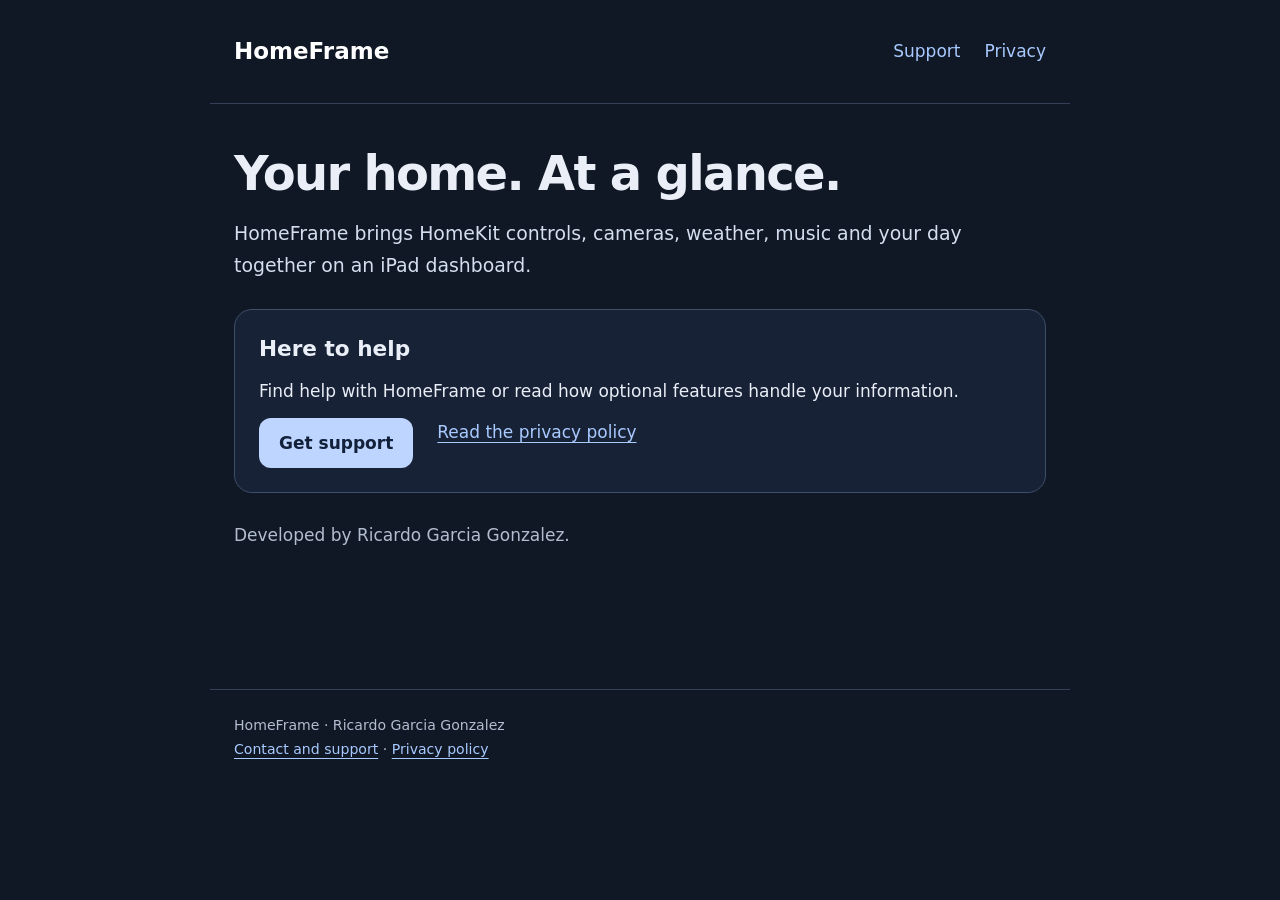
<file: index.html>
<!doctype html>
<html lang="en"><head><meta charset="utf-8"><meta name="viewport" content="width=device-width, initial-scale=1"><meta name="description" content="HomeFrame for iPad: support and privacy information."><meta name="referrer" content="no-referrer"><title>Support and privacy — HomeFrame</title><link rel="stylesheet" href="style.css"></head>
<body><a class="skip" href="#main">Skip to content</a><header><a class="brand" href="index.html">HomeFrame</a><nav aria-label="Main navigation"><a href="support.html">Support</a><a href="privacy.html">Privacy</a></nav></header><main id="main"><h1>Your home. At a glance.</h1><p class="lead">HomeFrame brings HomeKit controls, cameras, weather, music and your day together on an iPad dashboard.</p><section class="panel"><h2 style="margin-top:0">Here to help</h2><p>Find help with HomeFrame or read how optional features handle your information.</p><div class="links"><a class="button" href="support.html">Get support</a><a href="privacy.html">Read the privacy policy</a></div></section><p class="muted">Developed by Ricardo Garcia Gonzalez.</p></main><footer>HomeFrame · Ricardo Garcia Gonzalez<br><a href="support.html">Contact and support</a> · <a href="privacy.html">Privacy policy</a></footer></body></html>
</file>
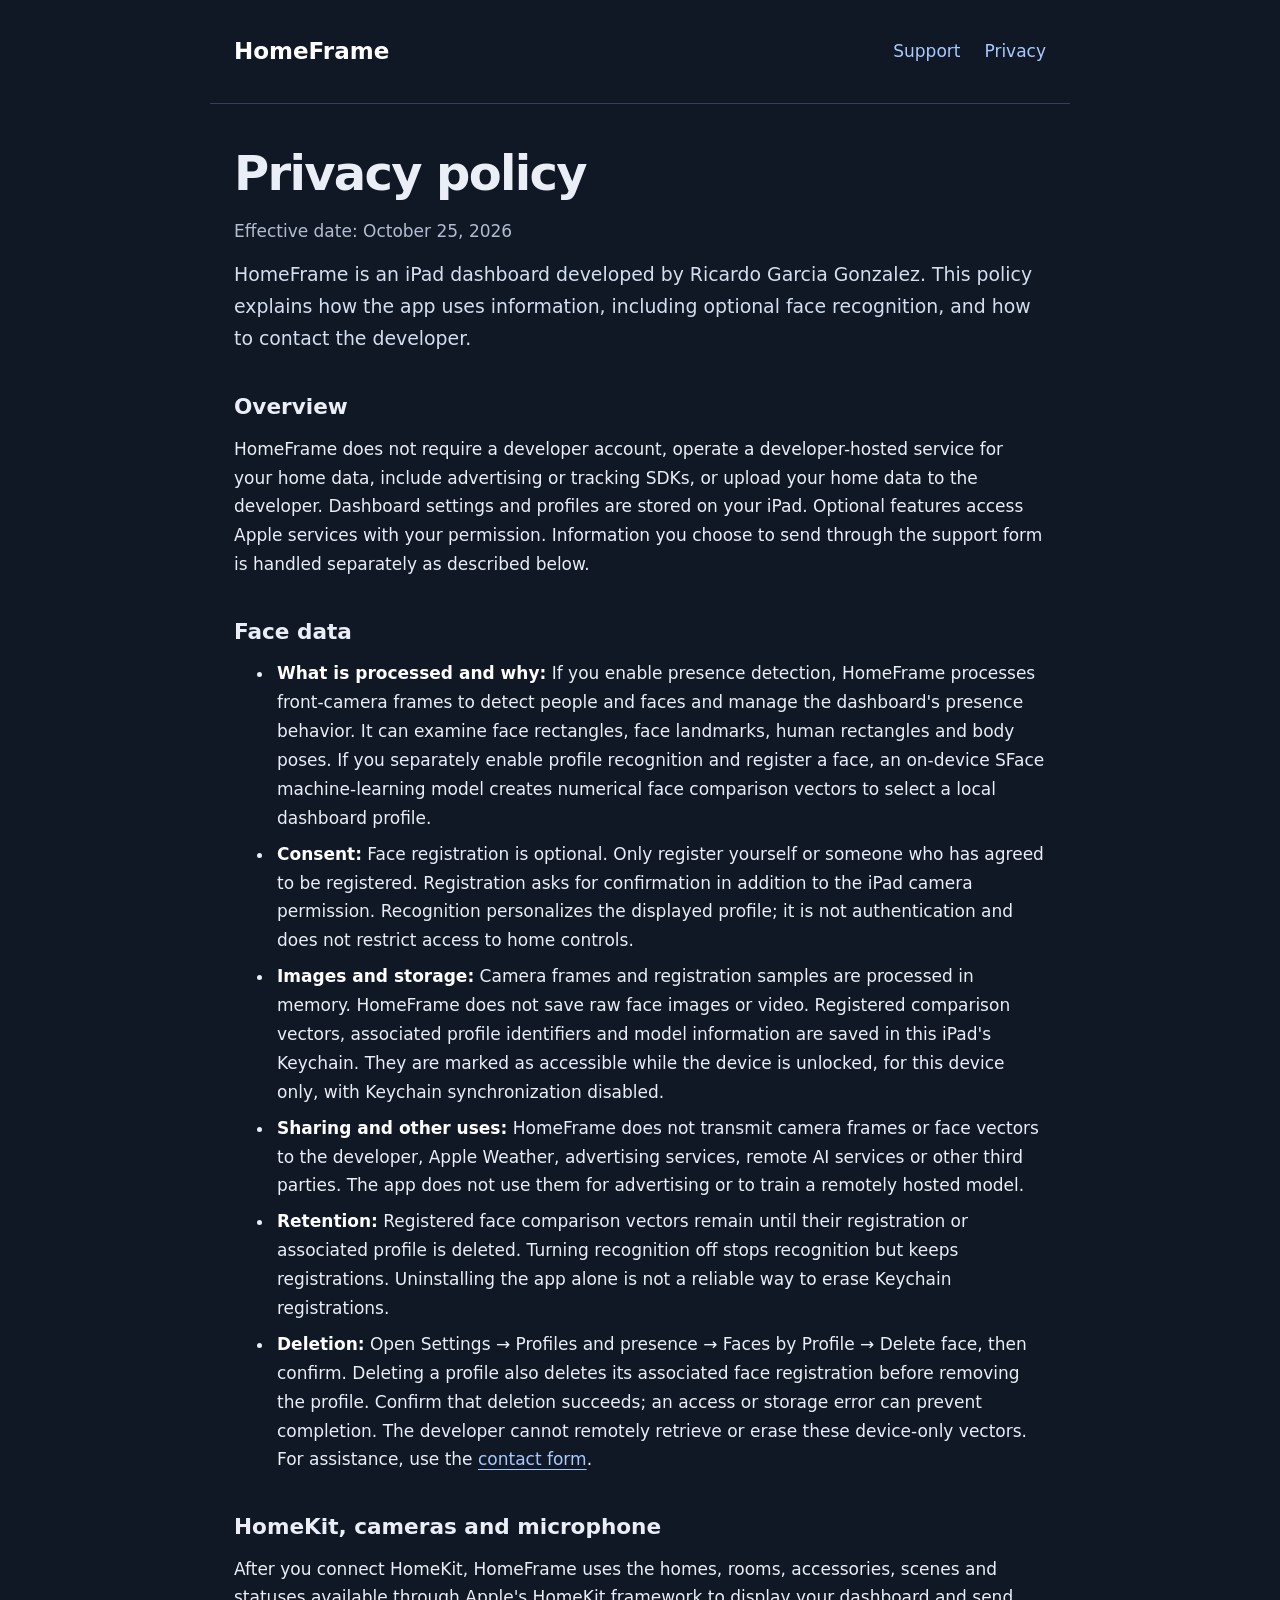
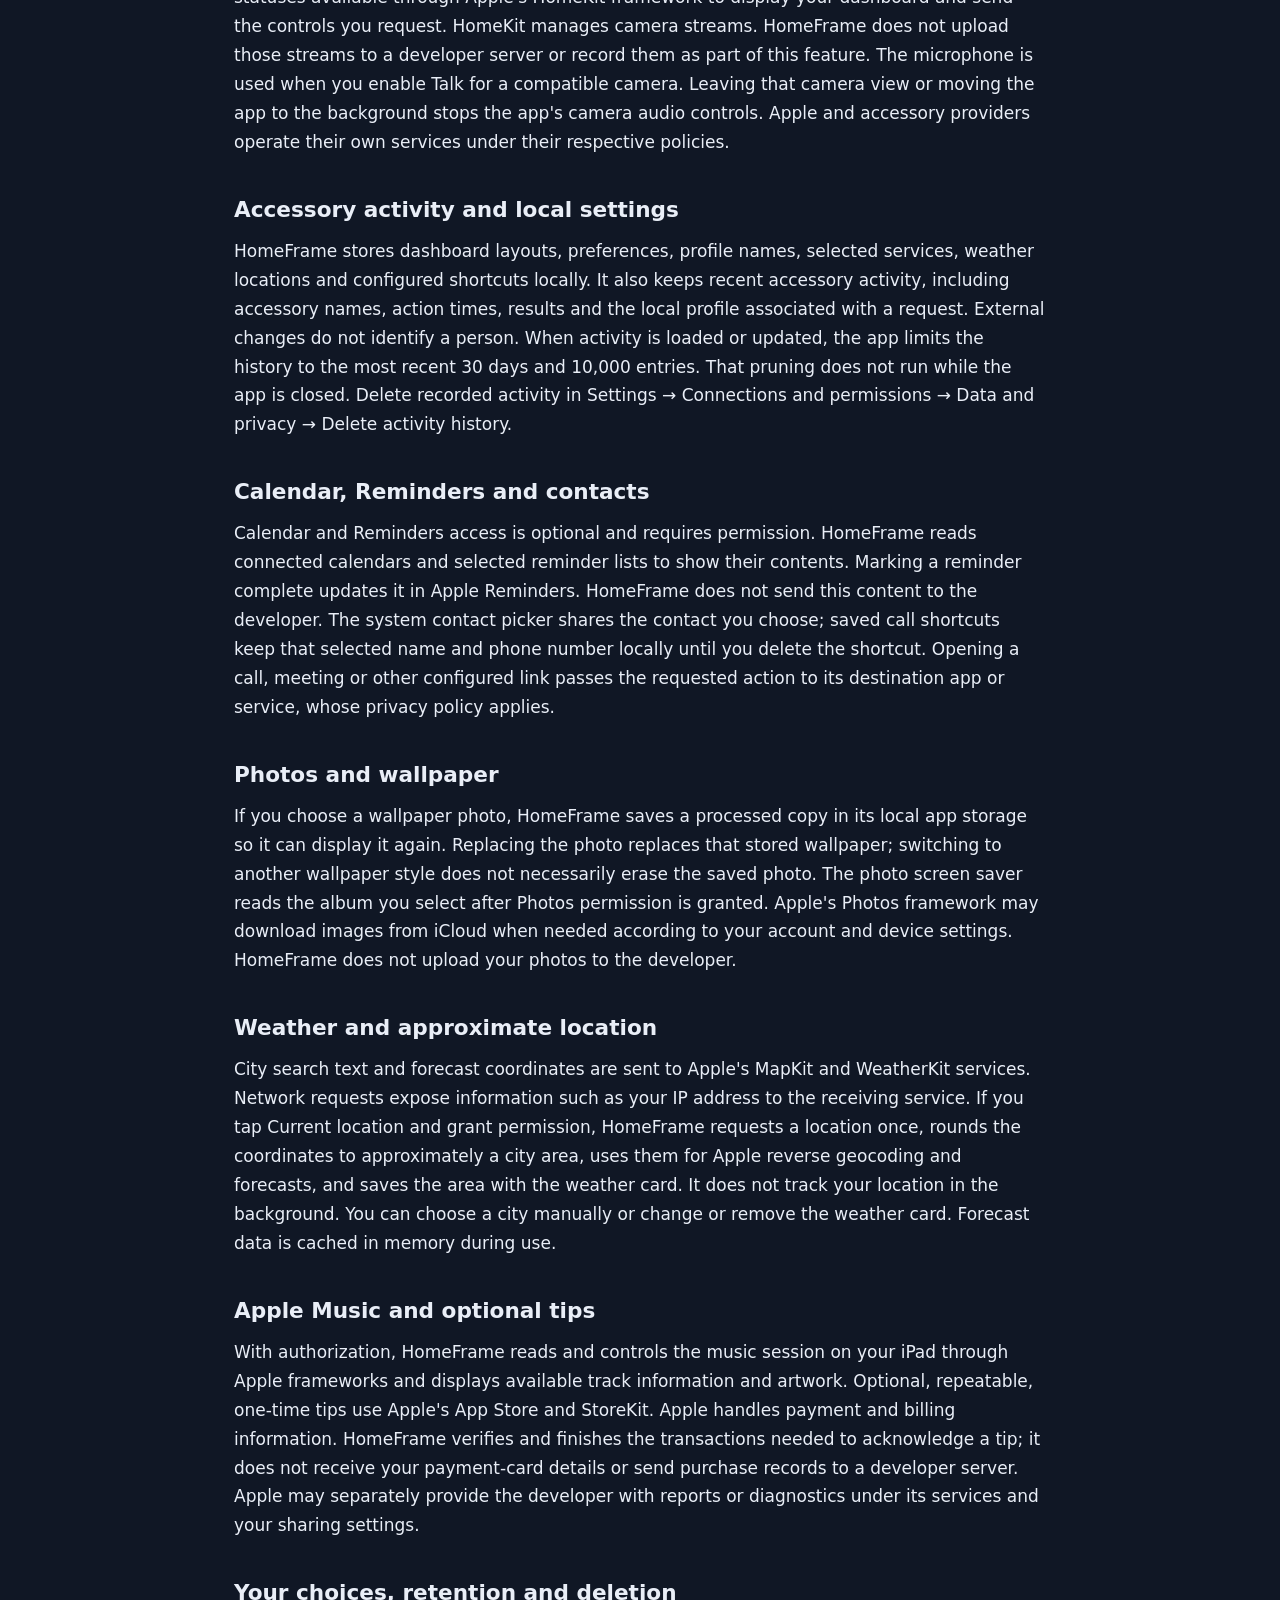
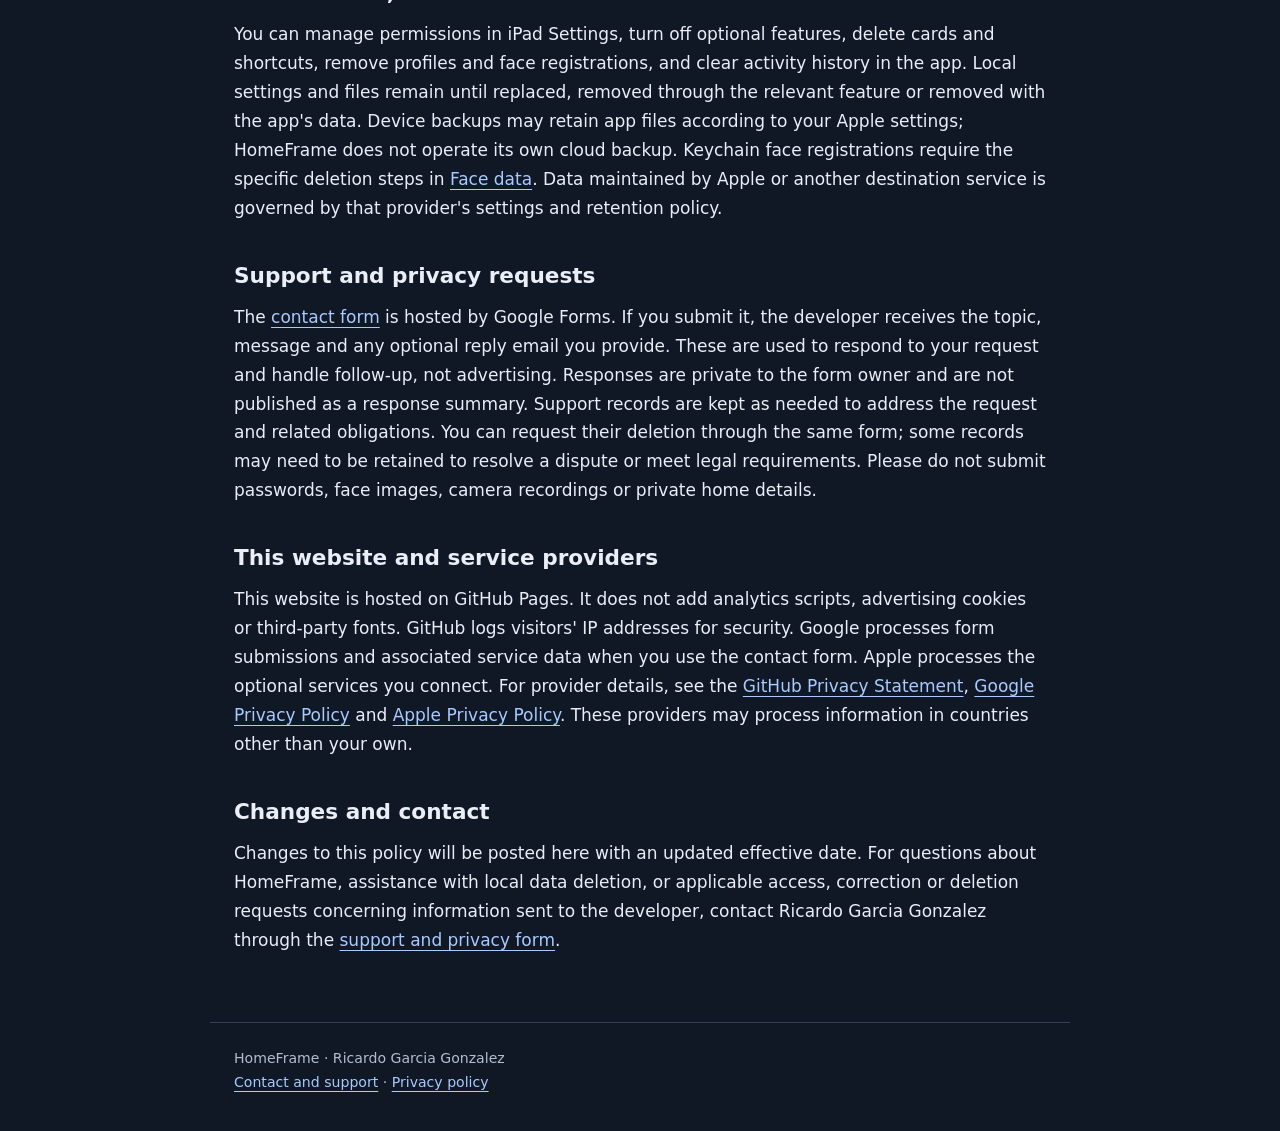
<file: privacy.html>
<!doctype html>
<html lang="en"><head><meta charset="utf-8"><meta name="viewport" content="width=device-width, initial-scale=1"><meta name="description" content="HomeFrame privacy policy, including local face data, Apple services, retention, deletion and contact."><meta name="referrer" content="no-referrer"><title>Privacy policy — HomeFrame</title><link rel="stylesheet" href="style.css"></head>
<body><a class="skip" href="#main">Skip to content</a><header><a class="brand" href="index.html">HomeFrame</a><nav aria-label="Main navigation"><a href="support.html">Support</a><a href="privacy.html">Privacy</a></nav></header><main id="main"><h1>Privacy policy</h1><p class="muted">Effective date: October 25, 2026</p>
<p class="lead">HomeFrame is an iPad dashboard developed by Ricardo Garcia Gonzalez. This policy explains how the app uses information, including optional face recognition, and how to contact the developer.</p>
<h2>Overview</h2><p>HomeFrame does not require a developer account, operate a developer-hosted service for your home data, include advertising or tracking SDKs, or upload your home data to the developer. Dashboard settings and profiles are stored on your iPad. Optional features access Apple services with your permission. Information you choose to send through the support form is handled separately as described below.</p>
<h2 id="face-data">Face data</h2>
<ul><li><strong>What is processed and why:</strong> If you enable presence detection, HomeFrame processes front-camera frames to detect people and faces and manage the dashboard's presence behavior. It can examine face rectangles, face landmarks, human rectangles and body poses. If you separately enable profile recognition and register a face, an on-device SFace machine-learning model creates numerical face comparison vectors to select a local dashboard profile.</li>
<li><strong>Consent:</strong> Face registration is optional. Only register yourself or someone who has agreed to be registered. Registration asks for confirmation in addition to the iPad camera permission. Recognition personalizes the displayed profile; it is not authentication and does not restrict access to home controls.</li>
<li><strong>Images and storage:</strong> Camera frames and registration samples are processed in memory. HomeFrame does not save raw face images or video. Registered comparison vectors, associated profile identifiers and model information are saved in this iPad's Keychain. They are marked as accessible while the device is unlocked, for this device only, with Keychain synchronization disabled.</li>
<li><strong>Sharing and other uses:</strong> HomeFrame does not transmit camera frames or face vectors to the developer, Apple Weather, advertising services, remote AI services or other third parties. The app does not use them for advertising or to train a remotely hosted model.</li>
<li><strong>Retention:</strong> Registered face comparison vectors remain until their registration or associated profile is deleted. Turning recognition off stops recognition but keeps registrations. Uninstalling the app alone is not a reliable way to erase Keychain registrations.</li>
<li><strong>Deletion:</strong> Open Settings → Profiles and presence → Faces by Profile → Delete face, then confirm. Deleting a profile also deletes its associated face registration before removing the profile. Confirm that deletion succeeds; an access or storage error can prevent completion. The developer cannot remotely retrieve or erase these device-only vectors. For assistance, use the <a href="support.html">contact form</a>.</li></ul>
<h2>HomeKit, cameras and microphone</h2><p>After you connect HomeKit, HomeFrame uses the homes, rooms, accessories, scenes and statuses available through Apple's HomeKit framework to display your dashboard and send the controls you request. HomeKit manages camera streams. HomeFrame does not upload those streams to a developer server or record them as part of this feature. The microphone is used when you enable Talk for a compatible camera. Leaving that camera view or moving the app to the background stops the app's camera audio controls. Apple and accessory providers operate their own services under their respective policies.</p>
<h2>Accessory activity and local settings</h2><p>HomeFrame stores dashboard layouts, preferences, profile names, selected services, weather locations and configured shortcuts locally. It also keeps recent accessory activity, including accessory names, action times, results and the local profile associated with a request. External changes do not identify a person. When activity is loaded or updated, the app limits the history to the most recent 30 days and 10,000 entries. That pruning does not run while the app is closed. Delete recorded activity in Settings → Connections and permissions → Data and privacy → Delete activity history.</p>
<h2>Calendar, Reminders and contacts</h2><p>Calendar and Reminders access is optional and requires permission. HomeFrame reads connected calendars and selected reminder lists to show their contents. Marking a reminder complete updates it in Apple Reminders. HomeFrame does not send this content to the developer. The system contact picker shares the contact you choose; saved call shortcuts keep that selected name and phone number locally until you delete the shortcut. Opening a call, meeting or other configured link passes the requested action to its destination app or service, whose privacy policy applies.</p>
<h2>Photos and wallpaper</h2><p>If you choose a wallpaper photo, HomeFrame saves a processed copy in its local app storage so it can display it again. Replacing the photo replaces that stored wallpaper; switching to another wallpaper style does not necessarily erase the saved photo. The photo screen saver reads the album you select after Photos permission is granted. Apple's Photos framework may download images from iCloud when needed according to your account and device settings. HomeFrame does not upload your photos to the developer.</p>
<h2>Weather and approximate location</h2><p>City search text and forecast coordinates are sent to Apple's MapKit and WeatherKit services. Network requests expose information such as your IP address to the receiving service. If you tap Current location and grant permission, HomeFrame requests a location once, rounds the coordinates to approximately a city area, uses them for Apple reverse geocoding and forecasts, and saves the area with the weather card. It does not track your location in the background. You can choose a city manually or change or remove the weather card. Forecast data is cached in memory during use.</p>
<h2>Apple Music and optional tips</h2><p>With authorization, HomeFrame reads and controls the music session on your iPad through Apple frameworks and displays available track information and artwork. Optional, repeatable, one-time tips use Apple's App Store and StoreKit. Apple handles payment and billing information. HomeFrame verifies and finishes the transactions needed to acknowledge a tip; it does not receive your payment-card details or send purchase records to a developer server. Apple may separately provide the developer with reports or diagnostics under its services and your sharing settings.</p>
<h2>Your choices, retention and deletion</h2><p>You can manage permissions in iPad Settings, turn off optional features, delete cards and shortcuts, remove profiles and face registrations, and clear activity history in the app. Local settings and files remain until replaced, removed through the relevant feature or removed with the app's data. Device backups may retain app files according to your Apple settings; HomeFrame does not operate its own cloud backup. Keychain face registrations require the specific deletion steps in <a href="#face-data">Face data</a>. Data maintained by Apple or another destination service is governed by that provider's settings and retention policy.</p>
<h2>Support and privacy requests</h2><p>The <a href="support.html">contact form</a> is hosted by Google Forms. If you submit it, the developer receives the topic, message and any optional reply email you provide. These are used to respond to your request and handle follow-up, not advertising. Responses are private to the form owner and are not published as a response summary. Support records are kept as needed to address the request and related obligations. You can request their deletion through the same form; some records may need to be retained to resolve a dispute or meet legal requirements. Please do not submit passwords, face images, camera recordings or private home details.</p>
<h2>This website and service providers</h2><p>This website is hosted on GitHub Pages. It does not add analytics scripts, advertising cookies or third-party fonts. GitHub logs visitors' IP addresses for security. Google processes form submissions and associated service data when you use the contact form. Apple processes the optional services you connect. For provider details, see the <a href="https://docs.github.com/en/site-policy/privacy-policies/github-general-privacy-statement">GitHub Privacy Statement</a>, <a href="https://policies.google.com/privacy">Google Privacy Policy</a> and <a href="https://www.apple.com/legal/privacy/">Apple Privacy Policy</a>. These providers may process information in countries other than your own.</p>
<h2>Changes and contact</h2><p>Changes to this policy will be posted here with an updated effective date. For questions about HomeFrame, assistance with local data deletion, or applicable access, correction or deletion requests concerning information sent to the developer, contact Ricardo Garcia Gonzalez through the <a href="support.html">support and privacy form</a>.</p></main><footer>HomeFrame · Ricardo Garcia Gonzalez<br><a href="support.html">Contact and support</a> · <a href="privacy.html">Privacy policy</a></footer></body></html>
</file>
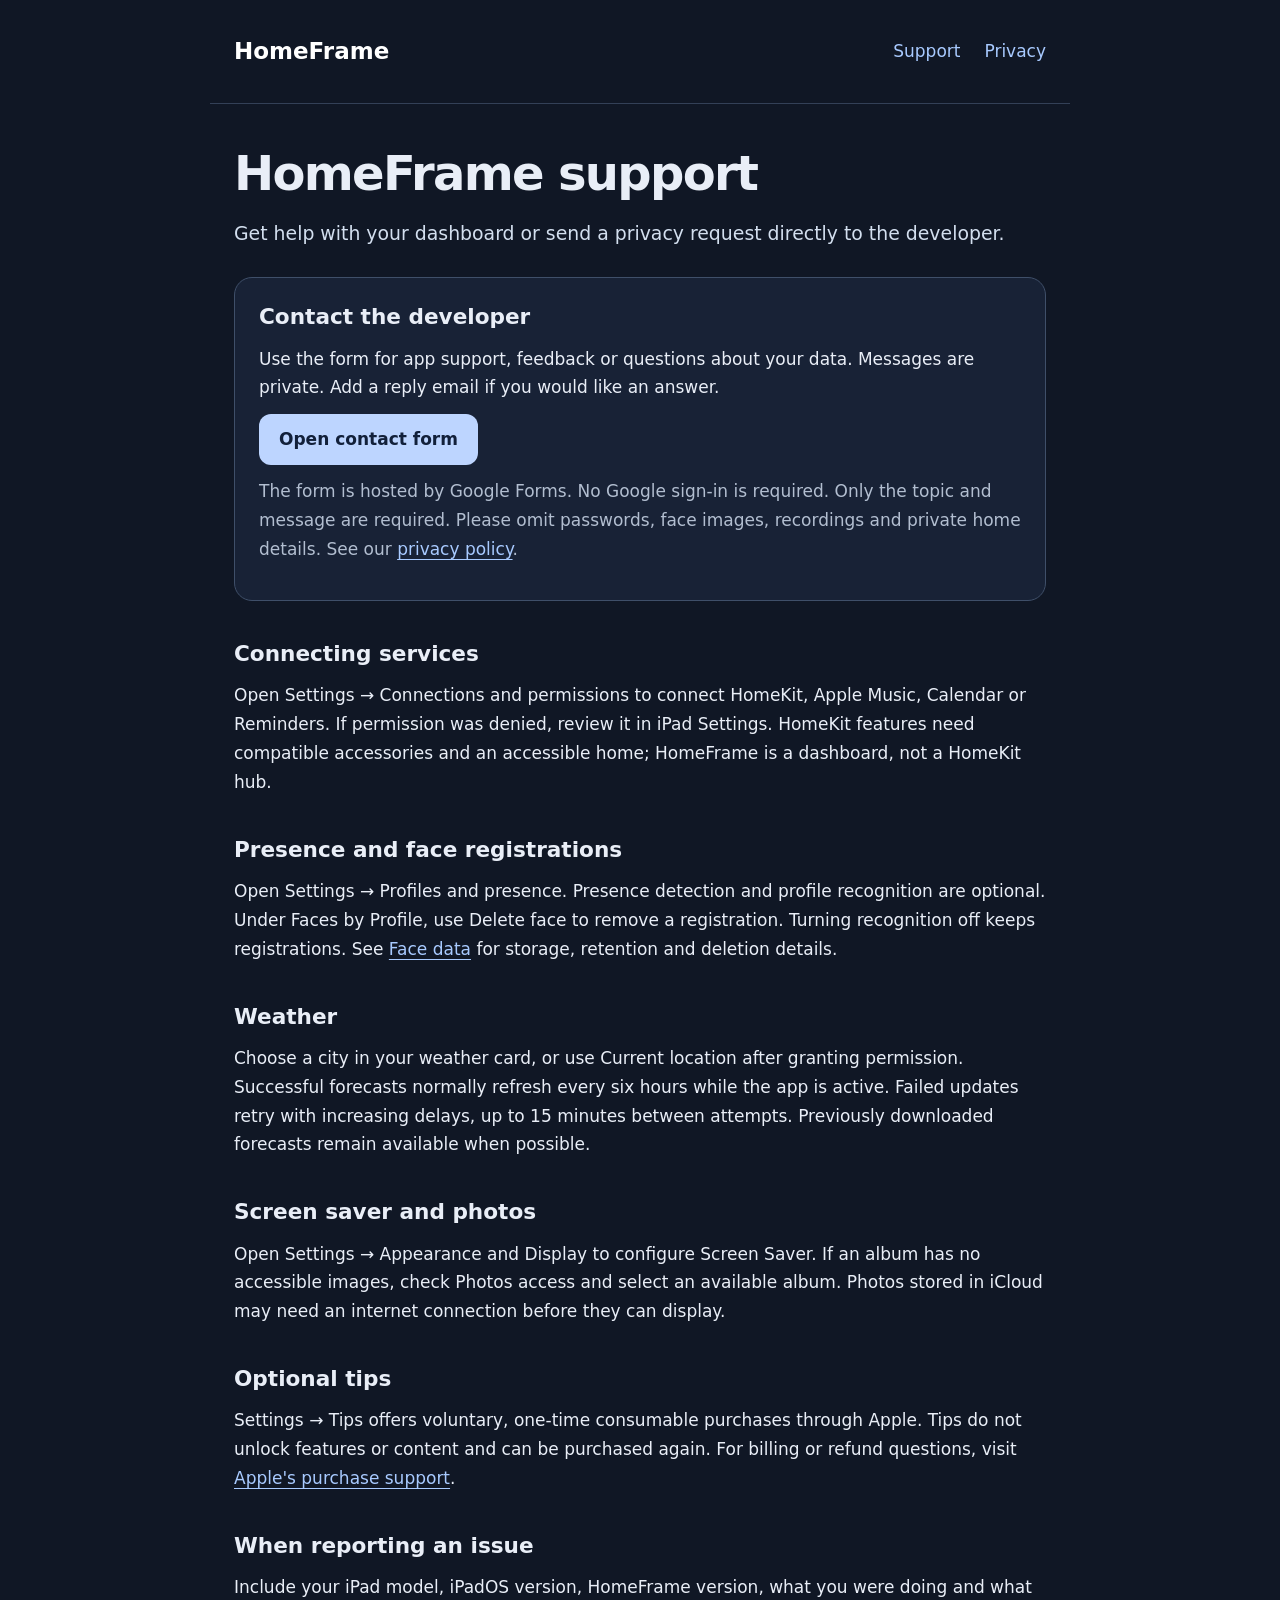
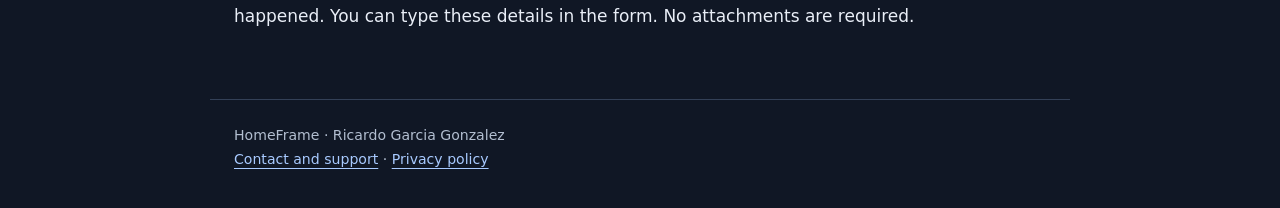
<file: support.html>
<!doctype html>
<html lang="en"><head><meta charset="utf-8"><meta name="viewport" content="width=device-width, initial-scale=1"><meta name="description" content="Contact the HomeFrame developer for support and privacy requests."><meta name="referrer" content="no-referrer"><title>Support — HomeFrame</title><link rel="stylesheet" href="style.css"></head>
<body><a class="skip" href="#main">Skip to content</a><header><a class="brand" href="index.html">HomeFrame</a><nav aria-label="Main navigation"><a href="support.html">Support</a><a href="privacy.html">Privacy</a></nav></header><main id="main"><h1>HomeFrame support</h1><p class="lead">Get help with your dashboard or send a privacy request directly to the developer.</p><section class="panel" aria-labelledby="contact"><h2 id="contact" style="margin-top:0">Contact the developer</h2><p>Use the form for app support, feedback or questions about your data. Messages are private. Add a reply email if you would like an answer.</p><p><a class="button" href="https://docs.google.com/forms/d/e/1FAIpQLSfIqt5pIiOFpnubVpettXEY9MA9um4Vb-hvORL7hRM4bUdJjw/viewform" rel="noreferrer">Open contact form</a></p><p class="muted">The form is hosted by Google Forms. No Google sign-in is required. Only the topic and message are required. Please omit passwords, face images, recordings and private home details. See our <a href="privacy.html">privacy policy</a>.</p></section>
<h2>Connecting services</h2><p>Open Settings → Connections and permissions to connect HomeKit, Apple Music, Calendar or Reminders. If permission was denied, review it in iPad Settings. HomeKit features need compatible accessories and an accessible home; HomeFrame is a dashboard, not a HomeKit hub.</p>
<h2>Presence and face registrations</h2><p>Open Settings → Profiles and presence. Presence detection and profile recognition are optional. Under Faces by Profile, use Delete face to remove a registration. Turning recognition off keeps registrations. See <a href="privacy.html#face-data">Face data</a> for storage, retention and deletion details.</p>
<h2>Weather</h2><p>Choose a city in your weather card, or use Current location after granting permission. Successful forecasts normally refresh every six hours while the app is active. Failed updates retry with increasing delays, up to 15 minutes between attempts. Previously downloaded forecasts remain available when possible.</p>
<h2>Screen saver and photos</h2><p>Open Settings → Appearance and Display to configure Screen Saver. If an album has no accessible images, check Photos access and select an available album. Photos stored in iCloud may need an internet connection before they can display.</p>
<h2>Optional tips</h2><p>Settings → Tips offers voluntary, one-time consumable purchases through Apple. Tips do not unlock features or content and can be purchased again. For billing or refund questions, visit <a href="https://reportaproblem.apple.com/">Apple's purchase support</a>.</p>
<h2>When reporting an issue</h2><p>Include your iPad model, iPadOS version, HomeFrame version, what you were doing and what happened. You can type these details in the form. No attachments are required.</p></main><footer>HomeFrame · Ricardo Garcia Gonzalez<br><a href="support.html">Contact and support</a> · <a href="privacy.html">Privacy policy</a></footer></body></html>
</file>
<file: style.css>
*{box-sizing:border-box}html{color-scheme:light dark;scroll-behavior:auto}body{margin:0;background:#101725;color:#e9eef7;font:17px/1.7 system-ui,-apple-system,BlinkMacSystemFont,"Segoe UI",sans-serif}a{color:#a8caff;text-underline-offset:4px}a:hover{color:#d8e7ff}a:focus-visible{outline:3px solid #f8d277;outline-offset:5px}header,main,footer{max-width:860px;margin:auto;padding:24px}header{display:flex;justify-content:space-between;gap:24px;align-items:center;border-bottom:1px solid #334057;flex-wrap:wrap}nav{display:flex;gap:24px;flex-wrap:wrap}header a{text-decoration:none;padding:8px 0}.brand{font-weight:750;color:#fff;font-size:23px}main{padding-top:42px;padding-bottom:56px;min-height:65vh}h1{font-size:clamp(2rem,5vw,3rem);line-height:1.15;letter-spacing:-.035em;margin:0 0 16px}h2{font-size:1.35rem;line-height:1.4;margin:38px 0 10px}p,ul{margin:12px 0}.lead{font-size:1.18rem;color:#d3dfef}.muted,footer{color:#b2bed0}.button{display:inline-block;min-height:48px;padding:11px 20px;background:#bdd5ff;color:#12203a!important;border-radius:12px;font-weight:650;text-decoration:none}.panel{border:1px solid #3f4f69;border-radius:18px;padding:24px;margin:28px 0;background:#182236}.links{display:flex;gap:24px;flex-wrap:wrap}footer{font-size:.88rem;border-top:1px solid #334057;padding-bottom:36px}.skip{position:absolute;top:-100px;left:16px;background:#fff;color:#111;padding:12px}.skip:focus{top:12px}li{padding-left:3px;margin:7px 0}strong{color:#fff}@media(max-width:500px){header,main,footer{padding-left:20px;padding-right:20px}.panel{padding:20px}nav{gap:18px}}
</file>
